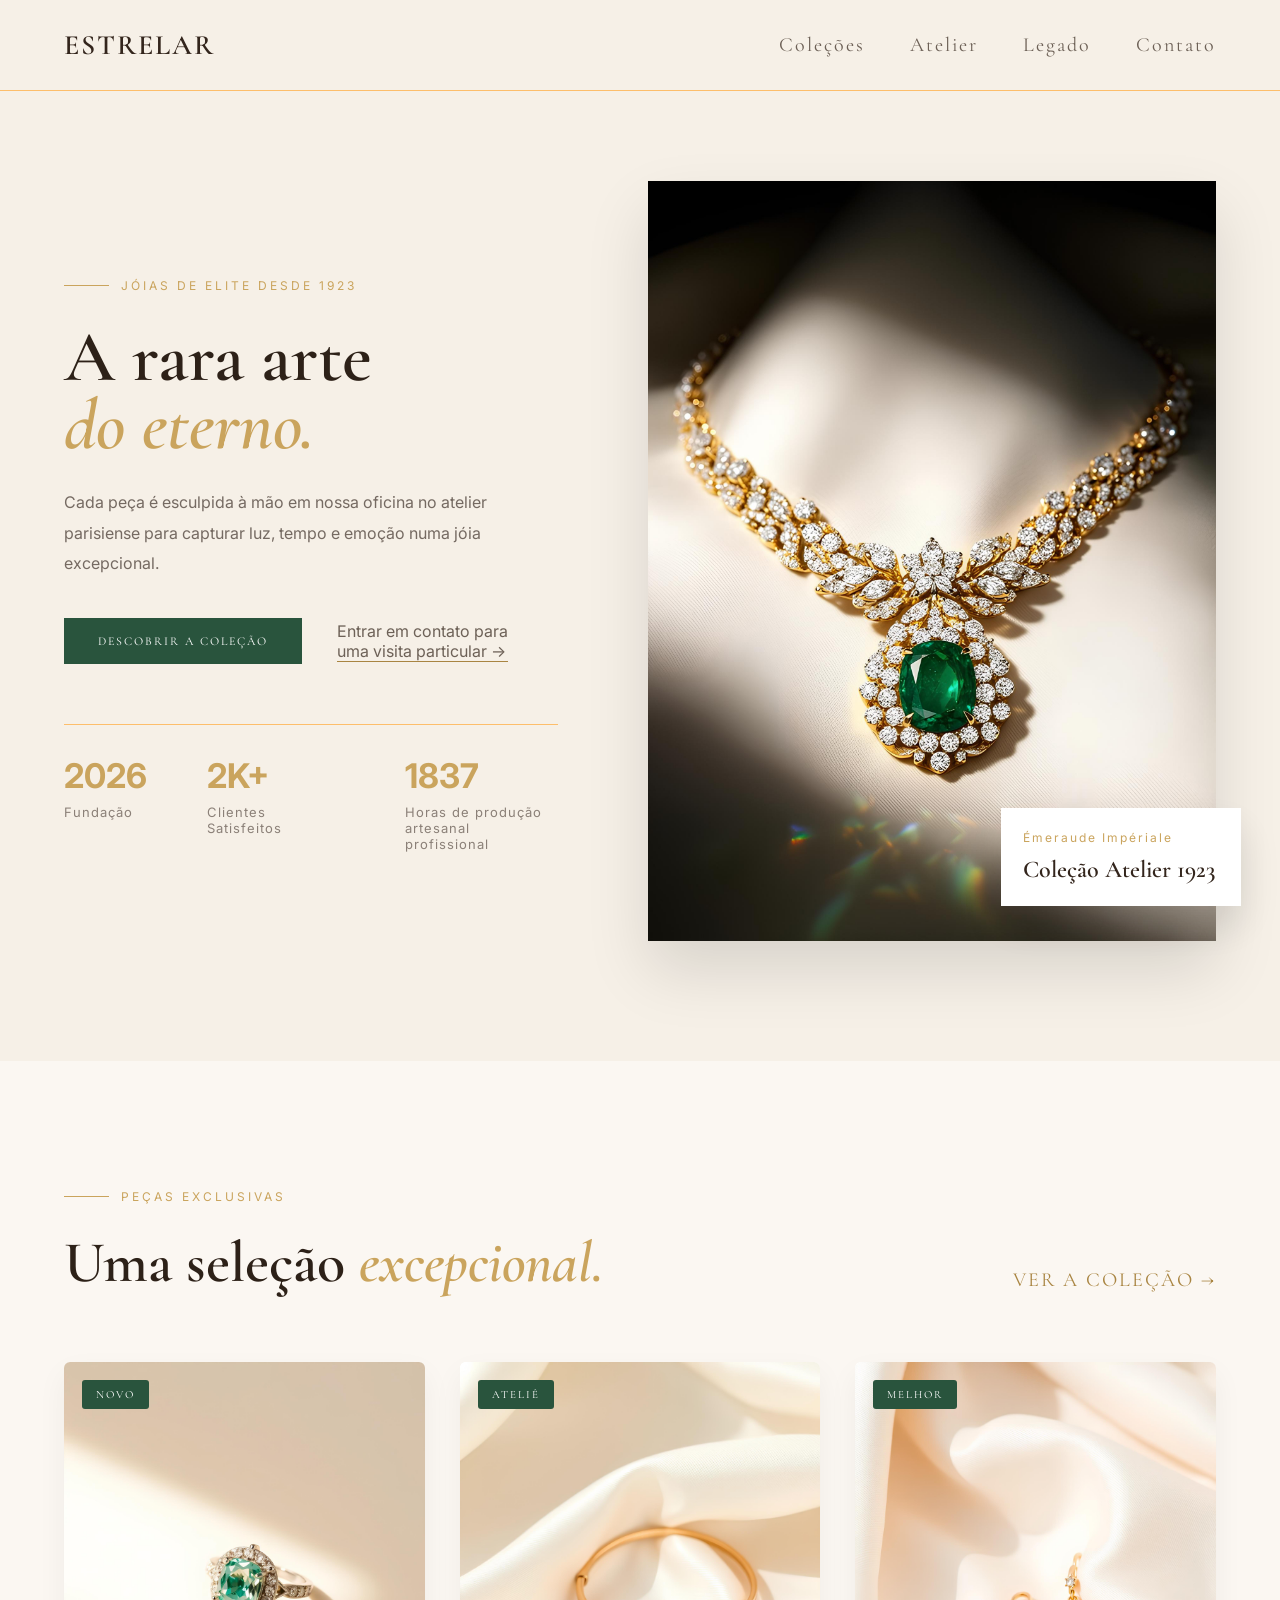
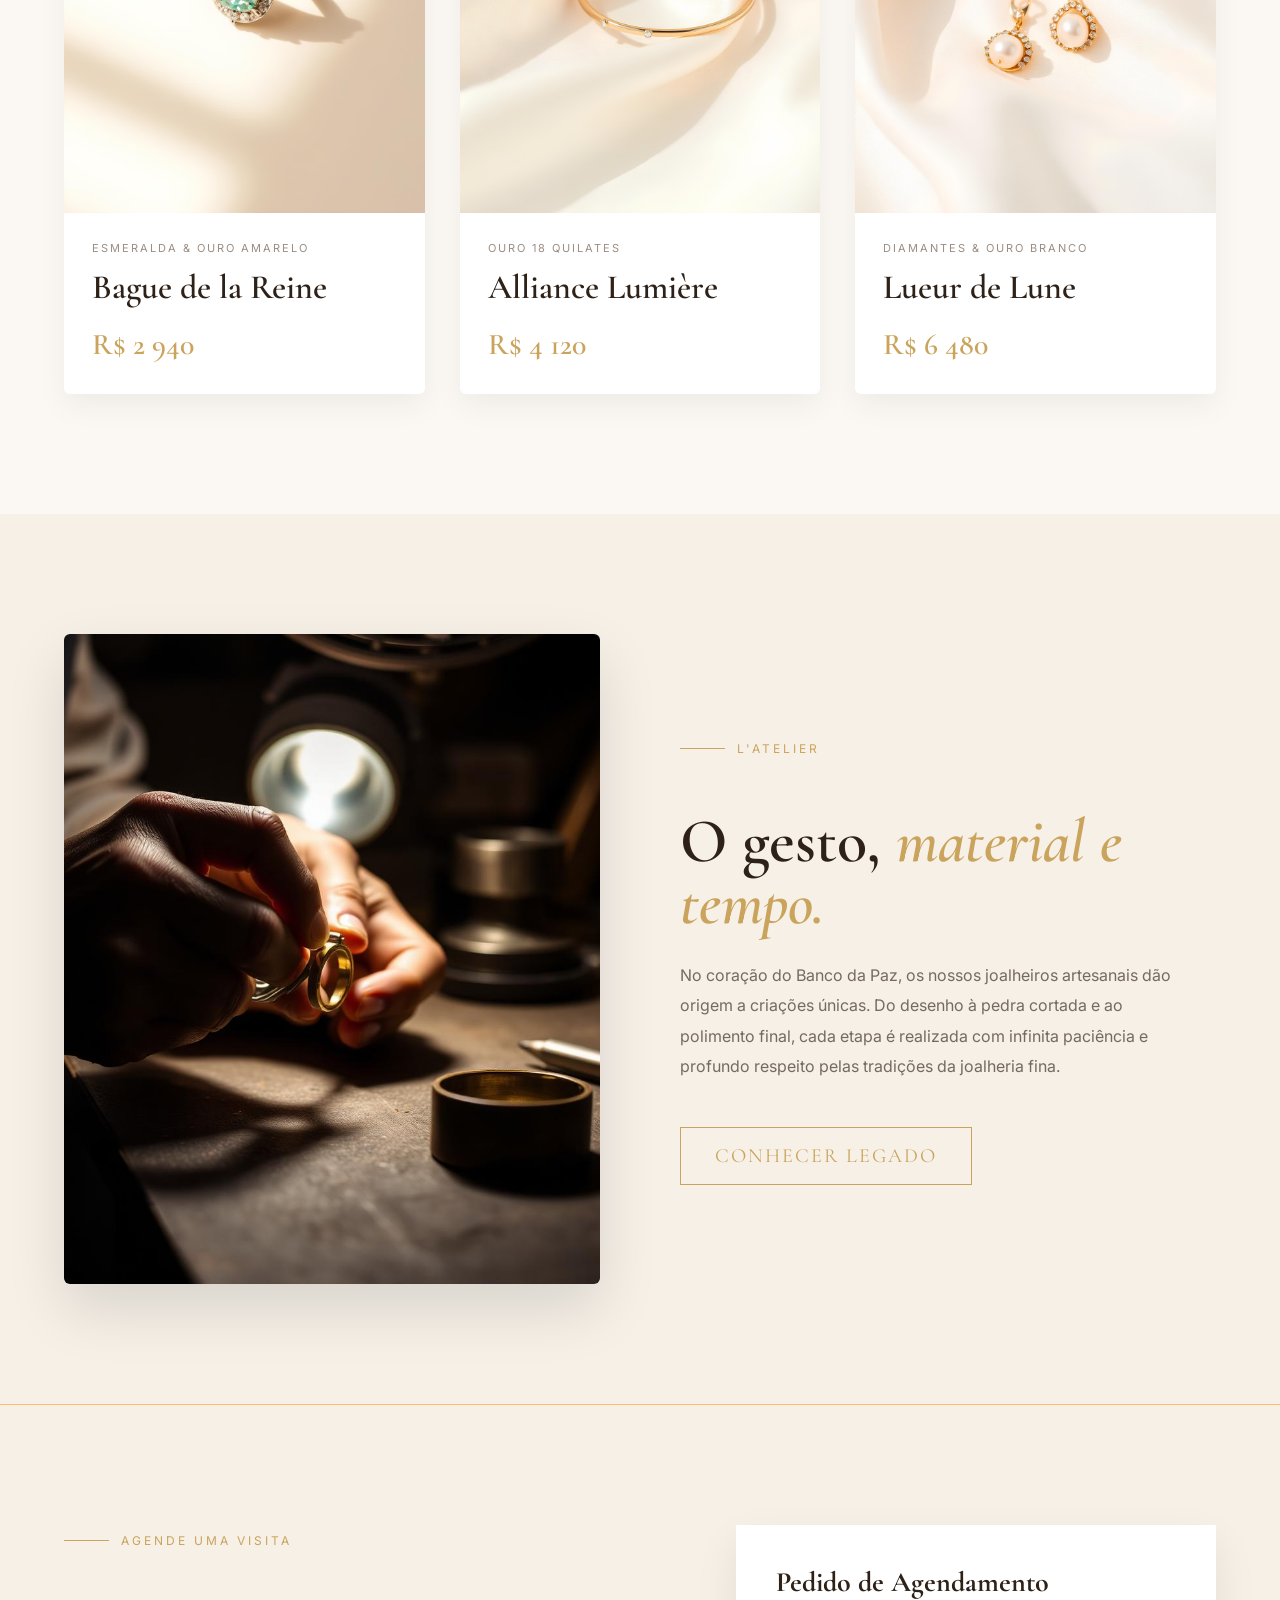
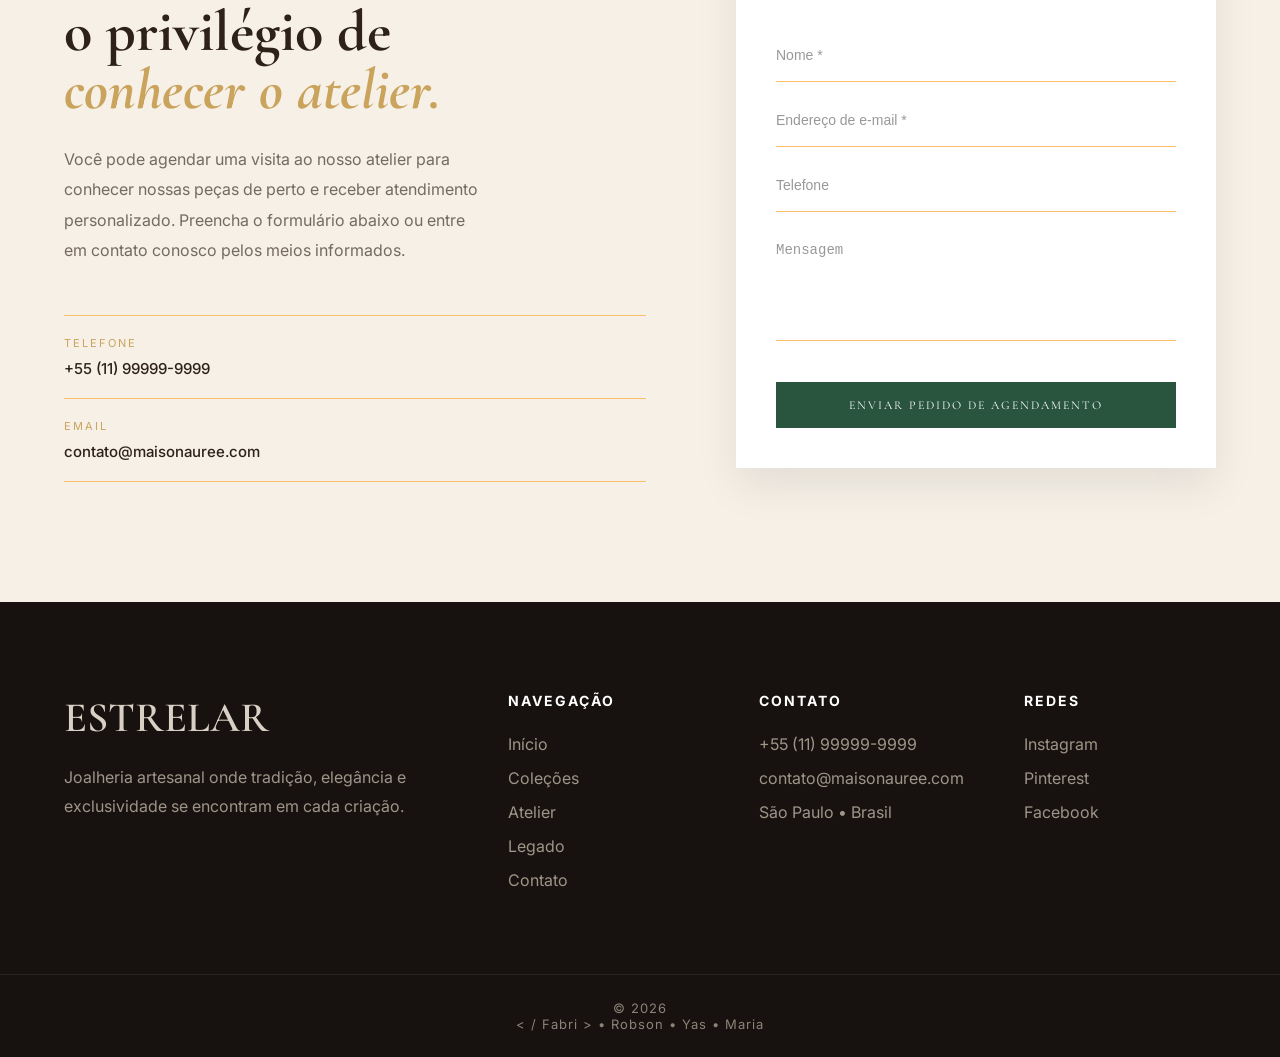
<file: index.html>
<!DOCTYPE html>
<html lang="pt-BR">

<head>
    <meta charset="UTF-8" />
    <meta name="viewport" content="width=device-width, initial-scale=1.0" />
    <title>ESTRELAR</title>

    <link rel="shortcut icon" href="img/favicon.png" type="image/x-icon">
    <link rel="preconnect" href="https://fonts.googleapis.com">
    <link rel="preconnect" href="https://fonts.gstatic.com" crossorigin>
    <link
        href="https://fonts.googleapis.com/css2?family=Cormorant+Garamond:wght@400;500;600;700&family=Inter:wght@300;400;500;600&display=swap"
        rel="stylesheet">

    <link rel="stylesheet" href="css/style.css" />
    <link rel="stylesheet" href="css/style2.css" />
    <link rel="stylesheet" href="css/style3.css" />
</head>

<body>

    <!-- HEADER -->
    <header class="header">
        <div class="container nav">
            <h1 class="logo">
                ESTRELAR</span>
            </h1>

            <nav class="menu font">
                <a href="#collection">Coleções</a>
                <a href="#atelier">Atelier</a>
                <a href="legado.html">Legado</a>
                <a href="#contact">Contato</a>
            </nav>

        </div>
    </header>


    <!-- HERO -->
    <section class="hero" id="hero">
        <div class="container hero-grid">

            <div class="hero-text">
                <span class="eyebrow">JÓIAS DE ELITE DESDE 1923</span>

                <h1>
                    A rara arte<br>
                    <span>do eterno.</span>
                </h1>

                <p>
                    Cada peça é esculpida à mão em nossa oficina no atelier
                    parisiense para capturar luz, tempo e emoção
                    numa jóia excepcional.
                </p>

                <div class="hero-actions">
                    <a href="#collection" class="btn-primary font">
                        DESCOBRIR A COLEÇÃO
                    </a>

                    <a href="#contact" class="link-secondary">
                        Entrar em contato para <br>uma visita particular →
                    </a>
                </div>

                <div class="stats">
                    <div class="stat">
                        <strong>2026</strong>
                        <span>Fundação</span>
                    </div>

                    <div class="stat">
                        <strong>2K+</strong>
                        <span>Clientes Satisfeitos</span>
                    </div>

                    <div class="stat">
                        <strong>1837</strong>
                        <span>Horas de produção<br> artesanal profissional</span>
                    </div>
                </div>
            </div>


            <div class="hero-image">
                <img src="img/colar.jpeg" alt="Collier émeraude et diamants">

                <div class="floating-card">
                    <span>Émeraude Impériale</span>
                    <strong>Coleção Atelier 1923</strong>
                </div>
            </div>

        </div>
    </section>


    <!-- COLLECTION -->
    <section class="collection" id="collection">
        <div class="container">

            <div class="section-head">
                <div>
                    <span class="eyebrow">PEÇAS EXCLUSIVAS</span>
                    <h2>Uma seleção<span> excepcional.</span></h2>
                </div>

                <a href="atelier.html" class="section-link font">VER A COLEÇÃO →</a>
            </div>


            <div class="products">

                <article class="product-card">
                    <div class="product-image">
                        <img src="img/anel2.jpeg" alt="Bague Royale">
                        <span class="badge font">NOVO</span>
                    </div>

                    <div class="product-info">
                        <small>ESMERALDA &amp; OURO AMARELO</small>
                        <h3>Bague de la Reine</h3>
                        <span class="price font">R$ 2 940</span>
                    </div>
                </article>


                <article class="product-card">
                    <div class="product-image">
                        <img src="img/bracelete2.jpeg" alt="Alliance d'Or">
                        <span class="badge font">ATELIÊ</span>
                    </div>

                    <div class="product-info">
                        <small>OURO 18 QUILATES</small>
                        <h3>Alliance Lumière</h3>
                        <span class="price font">R$ 4 120</span>
                    </div>
                </article>


                <article class="product-card">
                    <div class="product-image">
                        <img src="img/brinco2.jpeg" alt="Éclat de Lune">
                        <span class="badge font">MELHOR</span>
                    </div>

                    <div class="product-info">
                        <small>DIAMANTES &amp; OURO BRANCO</small>
                        <h3>Lueur de Lune</h3>
                        <span class="price font">R$ 6 480</span>
                    </div>
                </article>

            </div>
        </div>
    </section>


    <!-- ATELIER -->
    <section class="atelier" id="atelier">
        <div class="container atelier-grid">

            <div class="atelier-image">
                <img src="img/oscarala.jpeg" alt="Artisan joaillier travaillant une bague">
            </div>

            <div class="atelier-text">
                <span class="eyebrow">L'ATELIER</span>

                <h2>
                    O gesto,
                    <span> material e tempo.</span>
                </h2>

                <p>
                    No coração do Banco da Paz, os nossos joalheiros artesanais dão origem a criações únicas. Do desenho à pedra cortada e ao polimento final, cada etapa é realizada com infinita paciência e profundo respeito pelas tradições da joalheria fina.
                </p>

                <a href="legado.html" class="btn-outline font">CONHECER LEGADO</a>
            </div>

        </div>
    </section>

    <!-- CONTACT -->
    <section class="contact" id="contact">
        <div class="container contact-grid">

            <div class="contact-info">

                <span class="eyebrow">AGENDE UMA VISITA</span>

                <h2>
                    o privilégio de <br>
                    <span>conhecer o atelier.</span>
                </h2>

                <p>
                    Você pode agendar uma visita ao nosso atelier para conhecer nossas peças de perto e receber atendimento personalizado. Preencha o formulário abaixo ou entre em contato conosco pelos meios informados.
                </p>

                <div class="contact-item">
                    <small>TELEFONE</small>
                    <strong>+55 (11) 99999-9999</strong>
                </div>

                <div class="contact-item">
                    <small>EMAIL</small>
                    <strong>contato@maisonauree.com</strong>
                </div>

            </div>

            <div class="contact-form">

                <form>

                    <h3>Pedido de Agendamento</h3>

                    <input type="text" placeholder="Nome *">

                    <input type="email" placeholder="Endereço de e-mail *">

                    <input type="text" placeholder="Telefone">

                    <textarea rows="5" placeholder="Mensagem"></textarea>

                    <button type="submit" class="font">
                        ENVIAR PEDIDO DE AGENDAMENTO
                    </button>

                </form>

            </div>

        </div>
    </section>

    <!-- FOOTER -->
    <footer class="footer">

        <div class="container footer-grid">

            <div class="footer-brand">

                <h2>ESTRELAR</h2>

                <p>
                    Joalheria artesanal onde tradição, elegância e
                    exclusividade se encontram em cada criação.
                </p>

            </div>

            <div class="footer-column">

                <h3>Navegação</h3>

                <a href="index.html#hero">Início</a>
                <a href="atelier.html">Coleções</a>
                <a href="index.html#atelier">Atelier</a>
                <a href="legado.html">Legado</a>
                <a href="index.html#contact">Contato</a>

            </div>

            <div class="footer-column">

                <h3>Contato</h3>

                <p>+55 (11) 99999-9999</p>
                <p>contato@maisonauree.com</p>
                <p>São Paulo • Brasil</p>

            </div>

            <div class="footer-column">

                <h3>Redes</h3>

                <a href="https://www.instagram.com" target="_blank">Instagram</a>
                <a href="https://www.pinterest.com" target="_blank">Pinterest</a>
                <a href="https://www.facebook.com" target="_blank">Facebook</a>

            </div>

        </div>

        <div class="footer-bottom">

            <div class="container">

                <p>
                    © 2026 <br> < / Fabri > • Robson • Yas • Maria
                </p>

            </div>

        </div>

    </footer>

    

</body>

</html>
</file>
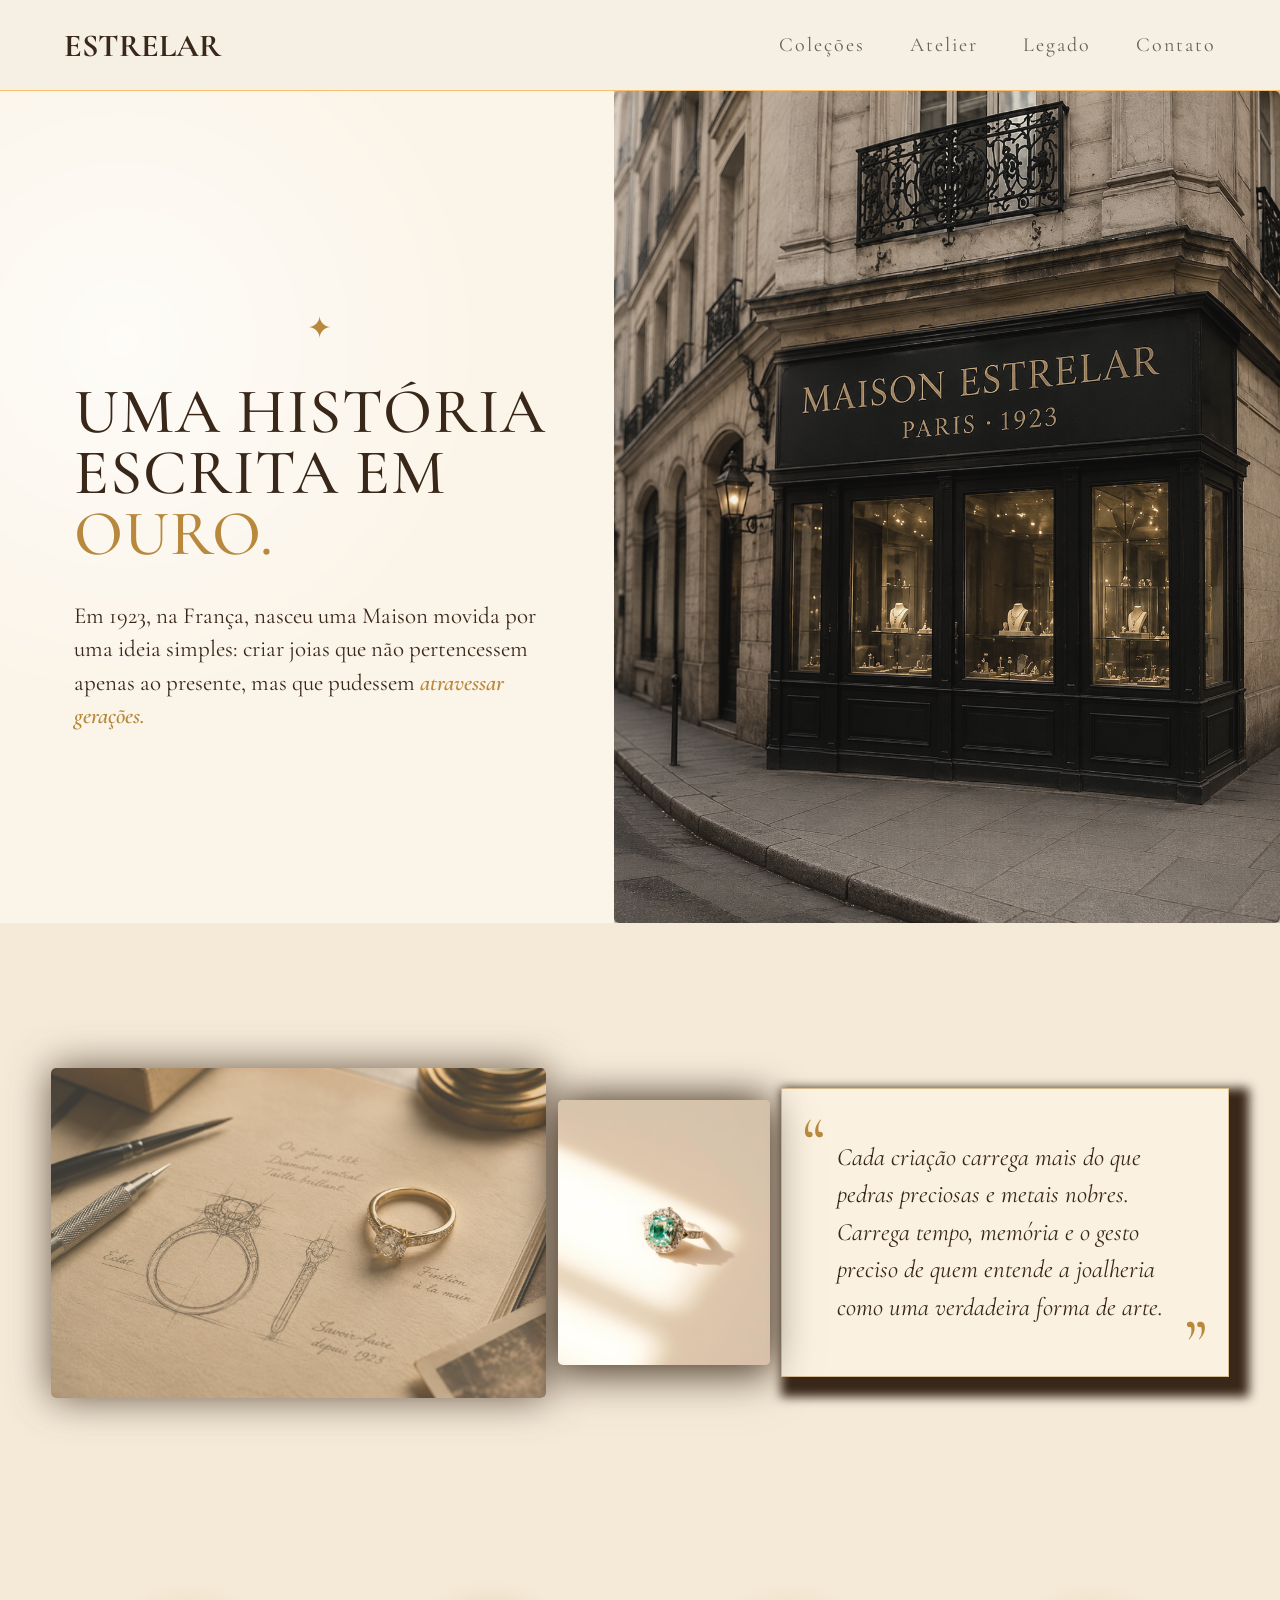
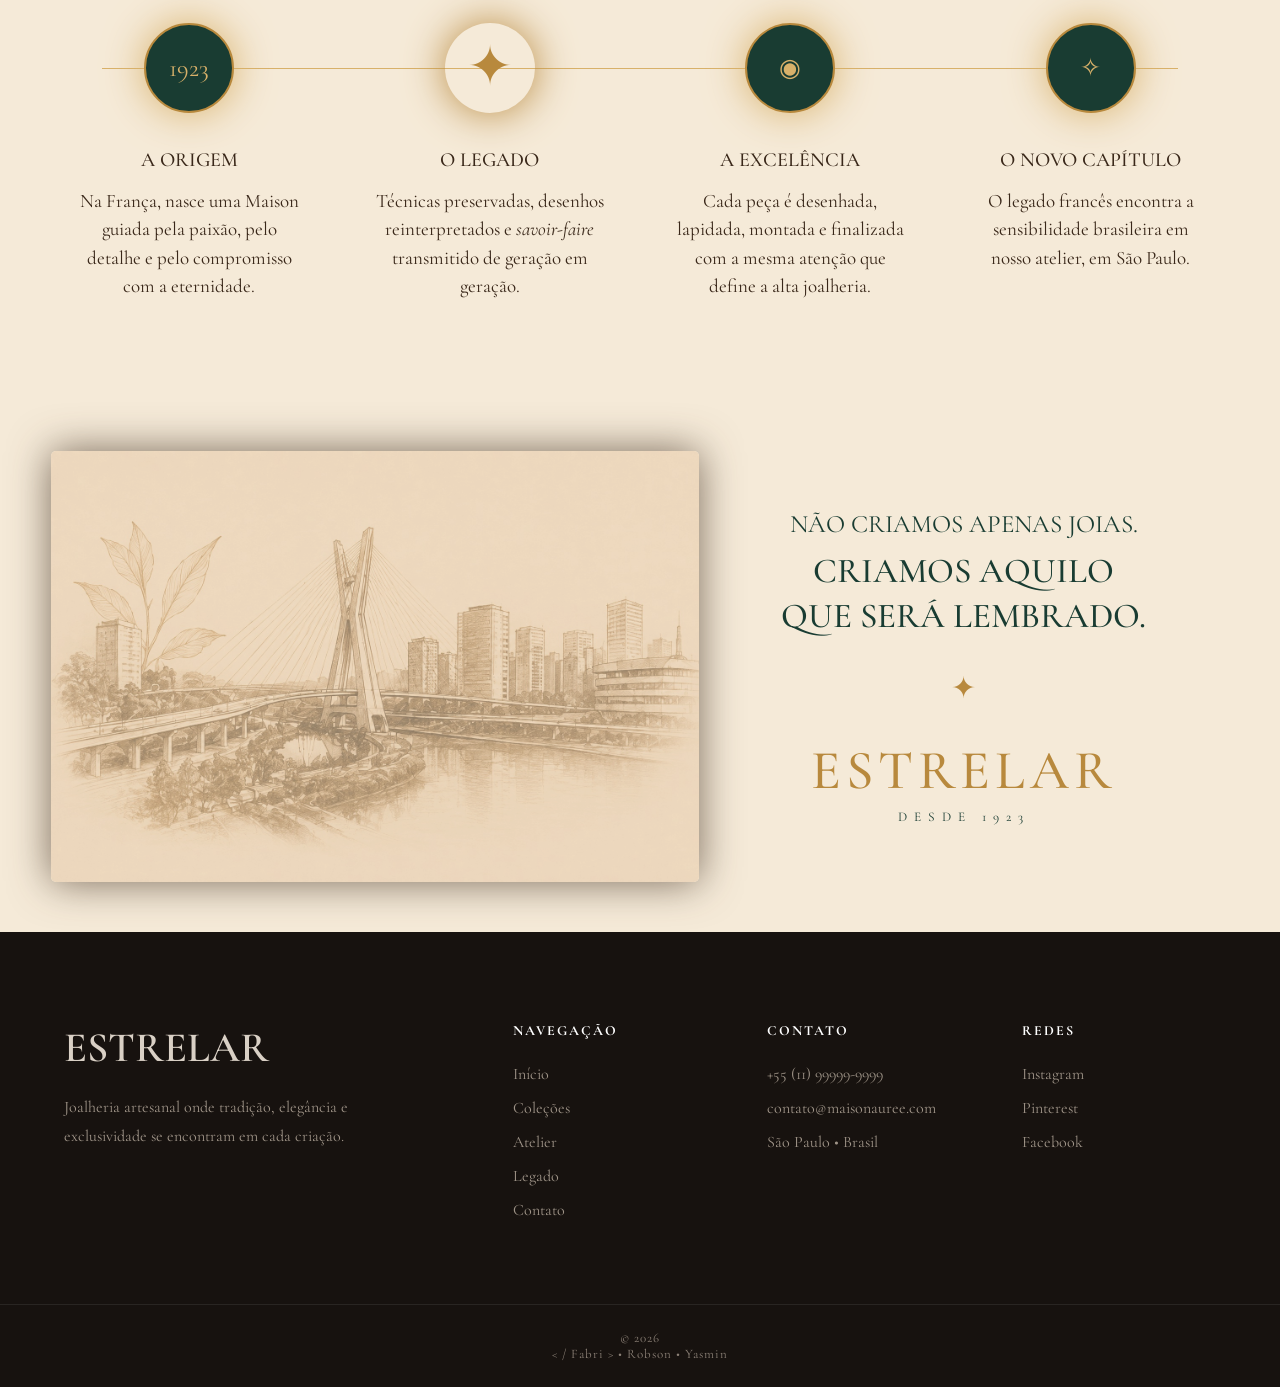
<file: legado.html>
<!DOCTYPE html>
<html lang="pt-BR">

<head>
    <meta charset="UTF-8">
    <meta name="viewport" content="width=device-width, initial-scale=1.0">

    <title>Estrelar — Uma História Escrita em Ouro</title>

    <link rel="shortcut icon" href="img/favicon.png" type="image/x-icon">


    <link rel="stylesheet" href="css/style.css">
    <link rel="stylesheet" href="css/style2.css">
    <link rel="stylesheet" href="css/style3.css">

    <link rel="stylesheet" href="css/legado.css">

    <link rel="preconnect" href="https://fonts.googleapis.com">
    <link rel="preconnect" href="https://fonts.gstatic.com" crossorigin>

    <link href="https://fonts.googleapis.com/css2?family=Cormorant+Garamond:wght@400;500;600;700&family=Montserrat:wght@300;400;500&display=swap" rel="stylesheet">
</head>

<body>

    <!-- HEADER -->
    <header class="header">
        <div class="container nav">
            <h1>
                ESTRELAR
            </h1>

            <nav class="menu font">
                <a href="index.html#collection">Coleções</a>
                <a href="index.html#atelier">Atelier</a>
                <a href="#hero-legado">Legado</a>
                <a href="index.html#contact">Contato</a>
            </nav>

        </div>
    </header>

    <!-- HERO -->
    <div class="hero-legado" id="hero-legado">

        <div class="hero-text-legado">

            <div class="ornamento">
                ✦
            </div>

            <h1>
                UMA HISTÓRIA<br>
                ESCRITA EM <span>OURO.</span>
            </h1>

            <p>
                Em 1923, na França, nasceu uma Maison movida
                por uma ideia simples: criar joias que não
                pertencessem apenas ao presente, mas que
                pudessem <em>atravessar gerações.</em>
            </p>

        </div>

        <div class="hero-image-legado">
            <img class="imglegado" src="img/maison.png" alt="Maison Estrelar em Paris">
        </div>

    </div>


    <!-- HISTÓRIA -->
    <section class="historia">

        <div class="desenho">
            <img class="imglegado" src="img/foto-joia.png" alt="Desenho de uma joia">
        </div>

        <div class="anel">
            <img class="imglegado" src="img/anel2.jpeg" alt="Anel Estrelar">
        </div>

        <div class="citacao">

            <span class="aspas">“</span>

            <p>
                Cada criação carrega mais do que pedras preciosas
                e metais nobres. Carrega tempo, memória e o gesto
                preciso de quem entende a joalheria como uma
                verdadeira forma de arte.
            </p>

            <span class="aspas final">”</span>

        </div>

    </section>


    <!-- LINHA DO TEMPO -->
    <section class="legado">

        <div class="linha"></div>

        <div class="timeline">

            <article class="timeline-item">

                <div class="icone">
                    1923
                </div>

                <h2>A ORIGEM</h2>

                <p>
                    Na França, nasce uma Maison guiada
                    pela paixão, pelo detalhe e pelo
                    compromisso com a eternidade.
                </p>

            </article>


            <article class="timeline-item">

                <div class="icone simbolo">
                    ✦
                </div>

                <h2>O LEGADO</h2>

                <p>
                    Técnicas preservadas, desenhos
                    reinterpretados e <em>savoir-faire</em>
                    transmitido de geração em geração.
                </p>

            </article>


            <article class="timeline-item">

                <div class="icone">
                    ◉
                </div>

                <h2>A EXCELÊNCIA</h2>

                <p>
                    Cada peça é desenhada, lapidada,
                    montada e finalizada com a mesma
                    atenção que define a alta joalheria.
                </p>

            </article>


            <article class="timeline-item">

                <div class="icone">
                    ✧
                </div>

                <h2>O NOVO CAPÍTULO</h2>

                <p>
                    O legado francês encontra a
                    sensibilidade brasileira em nosso
                    atelier, em São Paulo.
                </p>

            </article>

        </div>

    </section>


    <!-- ENCERRAMENTO -->
    <section class="encerramento">

        <div class="cidade">
            <img class="imglegado" src="img/saopaulo.png" alt="Ilustração de São Paulo">
        </div>

        <div class="manifesto">

            <p>
                NÃO CRIAMOS APENAS JOIAS.
            </p>

            <strong>
                CRIAMOS AQUILO<br>
                QUE SERÁ LEMBRADO.
            </strong>

            <div class="ornamento">
                ✦
            </div>

            <div class="logo">
                ESTRELAR
            </div>

            <small>
                DESDE 1923
            </small>

        </div>

    </section>

    <!-- FOOTER -->
    <footer class="footer">

        <div class="container footer-grid">

            <div class="footer-brand">

                <h2>ESTRELAR</h2>

                <p>
                    Joalheria artesanal onde tradição, elegância e
                    exclusividade se encontram em cada criação.
                </p>

            </div>

            <div class="footer-column">

                <h3>Navegação</h3>

                <a href="index.html#hero">Início</a>
                <a href="atelier.html">Coleções</a>
                <a href="index.html#atelier">Atelier</a>
                <a href="legado.html">Legado</a>
                <a href="index.html#contact">Contato</a>

            </div>

            <div class="footer-column">

                <h3>Contato</h3>

                <p>+55 (11) 99999-9999</p>
                <p>contato@maisonauree.com</p>
                <p>São Paulo • Brasil</p>

            </div>

            <div class="footer-column">

                <h3>Redes</h3>

                <a href="https://www.instagram.com" target="_blank">Instagram</a>
                <a href="https://www.pinterest.com" target="_blank">Pinterest</a>
                <a href="https://www.facebook.com" target="_blank">Facebook</a>

            </div>

        </div>

        <div class="footer-bottom">

            <div class="container">

                <p>
                    © 2026 <br> < / Fabri > • Robson • Yasmin 
                </p>

            </div>

        </div>

    </footer>

</body>
</html>
</file>
<file: css/style.css>
@import url('https://fonts.googleapis.com/css2?family=Cormorant+Garamond:wght@400;500;600;700&family=Inter:wght@300;400;500;600&display=swap');

*{
    margin:0;
    padding:0;
    box-sizing:border-box;

}

html{
    scroll-behavior:smooth;
}

body{
    background:#f6f0e7;
    color:#33251c;
    font-family:'Inter',sans-serif;
    overflow-x:hidden;
}

img{
    width:100%;
    display:block;
}

a{
    text-decoration:none;
    color:inherit;
}

ul{
    list-style:none;
}

/*VARIÁVEIS*/

:root{
    --bgnav:rgba(246, 240, 231, 0.85);
    --bg:#f6f0e7;
    --white:#ffffff;
    --gold:#caa45d;
    --gold-dark:#a98542;
    --text:#2d2118;
    --text-light:#756a62;
    --green:#29543d;
    --border:#fdbe6b;
    --font: "Cormorant Garamond",serif;
}

.font{
    font-family:var(--font);
}

/*CONTAINER*/

.container{
    width:1200px;
    max-width:90%;
    margin:auto;
}

/*HEADER*/

.header{

    width:100%;
    background:var(--bgnav);
    border-bottom:1px solid var(--border);
    
    position:sticky;
    top:0;
    z-index:999;

}

.nav{

    height:90px;

    display:flex;
    align-items:center;
    justify-content:space-between;

}

.logo{

    font-family:"Cormorant Garamond",serif;
    font-size:28px;
    letter-spacing:2px;
    font-weight:600;

}

.logo span{

    color:var(--gold);

}

.menu{

    display:flex;
    gap:45px;

}

.menu a{

    font-size:20px;
    letter-spacing:2px;
    color:#6d6157;
    transition:.35s;

}

.menu a:hover{

    color:var(--gold);

}

.btn-nav{

    background:var(--green);
    color:#fff;

    padding:13px 22px;

    border-radius:2px;

    font-size:12px;

    letter-spacing:2px;

    transition:.35s;

}

.btn-nav:hover{

    background:#1d3f2d;

    transform:translateY(-2px);

}

/*HERO*/

.hero{

    padding:90px 0 120px;

}

.hero-grid{

    display:grid;

    grid-template-columns:1fr 1.15fr;

    gap:90px;

    align-items:center;

}

/*TEXTO*/

.eyebrow{

    display:inline-flex;

    align-items:center;

    gap:12px;

    font-size:12px;

    color:var(--gold);

    letter-spacing:3px;

    text-transform:uppercase;

    margin-bottom:30px;

}

.eyebrow::before{

    content:"";

    width:45px;

    height:1px;

    background:var(--gold);

}

.hero h1{

    font-family:"Cormorant Garamond",serif;

    font-size:72px;

    line-height:0.95;

    font-weight:600;

    margin-bottom:28px;

    color:var(--text);

}

.hero h1 span{

    color:var(--gold);

    font-style:italic;

}

.hero p{

    max-width:480px;

    line-height:1.9;

    color:var(--text-light);

    font-size:16px;

    margin-bottom:40px;

}

/*BOTÕES*/

.hero-actions{

    display:flex;

    align-items:center;

    gap:35px;

    margin-bottom:60px;

}

.btn-primary{

    background:var(--green);

    color:#fff;

    padding:16px 34px;

    letter-spacing:2px;

    font-size:12px;

    transition:.35s;

}

.btn-primary:hover{

    background:#1f4130;

    transform:translateY(-3px);

}

.link-secondary{

    color:#6d6157;
    transition:.3s;
    border-bottom:1px solid var(--gold-dark);
}

.link-secondary:hover{

    color:var(--gold);
    transform:translateY(-3px);
}

/*ESTATÍSTICAS*/

.stats{

    display:flex;

    gap:60px;

    padding-top:30px;

    border-top:1px solid var(--border);

}

.stat{

    display:flex;

    flex-direction:column;

    gap:8px;

}

.stat strong{

    /* font-family:"Cormorant Garamond",serif; */

    font-size:34px;

    color:var(--gold);

}

.stat span{

    color:#8b8078;

    font-size:13px;

    letter-spacing:1px;

}

/*FOTO HERO*/

.hero-image{

    position:relative;

}

.hero-image img{

    height:760px;

    object-fit:cover;

    box-shadow:0 30px 60px rgba(0,0,0,.12);

}

/*CARD FLUTUANTE*/

.floating-card{

    position:absolute;

    right:-25px;

    bottom:35px;

    background:#fff;

    padding:22px;

    width:240px;

    box-shadow:0 20px 40px rgba(0,0,0,.12);

}

.floating-card span{

    display:block;

    color:var(--gold);

    font-size:12px;

    letter-spacing:2px;

    margin-bottom:10px;

}

.floating-card strong{

    font-family:"Cormorant Garamond",serif;

    font-size:24px;

    font-weight:600;

}

@media (max-width: 768px){

    .nav{
        height:auto;
        flex-direction:column;
        justify-content:center;
        padding:20px 0;
        gap:18px;
    }

    .menu{
        gap:14px 20px;
        flex-wrap:wrap;
        justify-content:center;
    }

    .menu a{
        font-size:16px;
        letter-spacing:1px;
    }

    .hero{
        padding:60px 0 80px;
    }

    .hero-grid{
        grid-template-columns:1fr;
        gap:40px;
    }

    .hero-text{
        text-align:left;
    }

    .hero h1{
        font-size:48px;
    }

    .hero p{
        max-width:none;
    }

    .hero-actions{
        flex-direction:column;
        align-items:flex-start;
        gap:18px;
        margin-bottom:40px;
    }

    .stats{
        flex-wrap:wrap;
        gap:24px 30px;
    }

    .stat strong{
        font-size:28px;
    }

    .hero-image img{
        height:440px;
    }

    .floating-card{
        position:static;
        width:100%;
        margin-top:18px;
    }

}
</file>
<file: css/style2.css>
/*COLLECTION*/

.collection{
    padding:120px 0;
    background:#fbf7f2;
}

/* Cabeçalho da seção */

.section-head{
    display:flex;
    justify-content:space-between;
    align-items:flex-end;
    gap:40px;
    margin-bottom:70px;
}

.section-head h2{
    font-family:"Cormorant Garamond",serif;
    font-size:58px;
    font-weight:600;
    line-height:1;
    color:var(--text);
}

.section-head h2 span{
    color:var(--gold);
    font-style:italic;
}

.section-link{
    font-size:20px;
    letter-spacing:2px;
    color:var(--gold-dark);
    transition:.3s;
}

.section-link:hover{
    color:var(--green);
}

/*GRID PRODUTOS*/

.products{
    display:grid;
    grid-template-columns:repeat(3,1fr);
    gap:35px;
}

/*CARD*/

.product-card{

    background:#fff;

    border-radius:6px;

    overflow:hidden;

    transition:.35s;

    box-shadow:0 12px 30px rgba(0,0,0,.05);

}

.product-card:hover{

    transform:translateY(-10px);

    box-shadow:0 25px 60px rgba(0,0,0,.12);

}

/*IMAGEM DO CARD*/

.product-image{

    position:relative;

    overflow:hidden;

    background:#efe5d6;

}

.product-image img{

    width:100%;
    

    object-fit:cover;

    transition:.6s;

}

.product-card:hover img{

    transform:scale(1.08);

}

/*BADGE*/

.badge{

    position:absolute;

    top:18px;
    left:18px;

    background:var(--green);

    color:#fff;

    padding:8px 14px;

    font-size:11px;

    letter-spacing:2px;

    border-radius:3px;

}

/*INFORMAÇÕES*/

.product-info{

    padding:28px;

}

.product-info small{

    display:block;

    color:#9b8d83;

    letter-spacing:2px;

    font-size:11px;

    margin-bottom:12px;

}

.product-info h3{

    font-family:"Cormorant Garamond",serif;

    font-size:34px;

    font-weight:600;

    color:var(--text);

    margin-bottom:18px;

}

.price{

    display:inline-block;

    font-size:30px;

    color:var(--gold);

    font-weight:600;

}

/*HOVER DETALHE*/

.product-card::after{

    content:"";

    display:block;

    width:0;

    height:3px;

    background:var(--gold);

    transition:.4s;

}

.product-card:hover::after{

    width:100%;

}


.legado-p{
    font-family: var(--font);
    text-decoration: bold;
    font-size: 1.8rem;
    
}

.legad{
    padding: 0;
}



/*RESPONSIVO DA SEÇÃO*/

@media (max-width:1100px){

    .products{

        grid-template-columns:repeat(2,1fr);

    }

}

@media (max-width:700px){

    .section-head{

        flex-direction:column;
        align-items:flex-start;

    }

    .section-head h2{

        font-size:42px;

    }

    .products{

        grid-template-columns:1fr;

    }

    .product-image img{

        height:360px;

    }

}

@media (max-width: 768px){

    .collection{
        padding:90px 0;
    }

    .section-head{
        flex-direction:column;
        align-items:flex-start;
        margin-bottom:40px;
    }

    .section-head h2{
        font-size:42px;
    }

    .products{
        grid-template-columns:1fr;
        gap:24px;
    }

    .product-info{
        padding:22px;
    }

    .product-info h3{
        font-size:28px;
    }

    .price{
        font-size:24px;
    }

    .product-image img{
        height:320px;
    }

}
</file>
<file: css/style3.css>
/*ATELIER*/

.atelier{
    padding:120px 0;
    background:var(--bg);
}

.atelier-grid{
    display:grid;
    grid-template-columns:1fr 1fr;
    gap:80px;
    align-items:center;
}

/*IMAGEM*/

.atelier-image{
    position:relative;
}

.atelier-image img{
    width:100%;
    height:650px;
    object-fit:cover;
    border-radius:6px;
    box-shadow:0 25px 60px rgba(0,0,0,.12);
}

/*TEXTO*/

.atelier-text h2{
    font-family:"Cormorant Garamond",serif;
    font-size:62px;
    line-height:1;
    font-weight:600;
    margin:25px 0;
    color:var(--text);
}

.atelier-text h2 span{
    color:var(--gold);
    font-style:italic;
}

.atelier-text p{
    color:var(--text-light);
    line-height:1.9;
    font-size:16px;
    margin-bottom:45px;
    max-width:520px;
}

.btn-outline{

    display:inline-block;

    border:1px solid var(--gold);

    color:var(--gold);

    padding:16px 34px;

    letter-spacing:2px;

    font-size:20px;

    transition:.35s;

}

.btn-outline:hover{

    background:var(--gold);

    color:#fff;

}

/*FOOTER*/

/*==========================
        FOOTER
==========================*/

.footer{

    background:#17120f;

    color:#d9d0c5;

    padding-top:90px;

}

.footer-grid{

    display:grid;

    grid-template-columns:2fr 1fr 1fr 1fr;

    gap:60px;

    padding-bottom:70px;

}

.footer-brand h2{

    font-family:"Cormorant Garamond",serif;

    font-size:42px;

    font-weight:600;

    margin-bottom:20px;

}

.footer-brand span{

    color:var(--gold);

}

.footer-brand p{

    max-width:360px;

    color:#9f9488;

    line-height:1.8;

}

.footer-column h3{

    color:#fff;

    font-size:14px;

    letter-spacing:2px;

    margin-bottom:25px;

    text-transform:uppercase;

}

.footer-column a,
.footer-column p{

    display:block;

    margin-bottom:14px;

    color:#9f9488;

    transition:.3s;

}

.footer-column a:hover{

    color:var(--gold);

    padding-left:6px;

}

.footer-bottom{

    border-top:1px solid rgba(255,255,255,.08);

    padding:25px 0;

    text-align:center;

}

.footer-bottom p{

    color:#8d8278;

    font-size:13px;

    letter-spacing:1px;

}



/*SCROLLBAR*/

::-webkit-scrollbar{
    width:10px;
}

::-webkit-scrollbar-track{
    background:#efe5d6;
}

::-webkit-scrollbar-thumb{
    background:var(--gold);
    border-radius:20px;
}

::-webkit-scrollbar-thumb:hover{
    background:var(--gold-dark);
}

/*ANIMAÇÕES*/

.hero-text,
.hero-image,
.product-card,
.atelier-image,
.atelier-text{

    animation:fadeUp .9s ease both;

}

.product-card:nth-child(2){
    animation-delay:.15s;
}

.product-card:nth-child(3){
    animation-delay:.3s;
}

@keyframes fadeUp{

    from{
        opacity:0;
        transform:translateY(40px);
    }

    to{
        opacity:1;
        transform:translateY(0);
    }

}


/*======================================
=            CONTACT                  =
======================================*/

.contact{

    padding:120px 0;

    background:#f6f0e7;

    border-top:1px solid var(--border);

}

.contact-grid{

    display:grid;

    grid-template-columns:1fr 480px;

    gap:90px;

    align-items:start;

}

.contact-info h2{

    font-family:"Cormorant Garamond",serif;

    font-size:58px;

    line-height:1;

    margin:25px 0;

    color:var(--text);

}

.contact-info h2 span{

    color:var(--gold);

    font-style:italic;

}

.contact-info p{

    color:var(--text-light);

    line-height:1.9;

    max-width:420px;

    margin-bottom:50px;

}

.contact-item{

    padding:20px 0;

    border-top:1px solid var(--border);

}

.contact-item:last-child{

    border-bottom:1px solid var(--border);

}

.contact-item small{

    display:block;

    color:var(--gold);

    letter-spacing:2px;

    font-size:11px;

    margin-bottom:8px;

}

.contact-item strong{

    font-size:15px;

    color:var(--text);

    font-weight:500;

}

/*========================*/

.contact-form{

    background:#fff;

    padding:40px;

    box-shadow:0 18px 40px rgba(0,0,0,.08);

}

.contact-form h3{

    font-family:"Cormorant Garamond",serif;

    font-size:28px;

    margin-bottom:30px;

    color:var(--text);

}

.contact-form input,
.contact-form textarea{

    width:100%;

    border:none;

    border-bottom:1px solid var(--border);

    background:transparent;

    padding:18px 0;

    margin-bottom:12px;

    font-size:14px;

    outline:none;

    color:var(--text);

}

.contact-form input::placeholder,
.contact-form textarea::placeholder{

    color:#999;

}

.contact-form textarea{

    resize:none;

}

.contact-form button{

    width:100%;

    margin-top:25px;

    background:var(--green);

    color:#fff;

    border:none;

    padding:16px;

    cursor:pointer;

    letter-spacing:2px;

    font-size:12px;

    transition:.3s;

}

.contact-form button:hover{

    background:#1d3f2d;

}




/*RESPONSIVIDADE*/

@media (max-width:1100px){

    .hero-grid,
    .atelier-grid{

        grid-template-columns:1fr;
        gap:60px;

    }

    .hero-image{
        order:-1;
    }

    .hero-image img{
        height:600px;
    }

    .atelier-image img{
        height:520px;
    }

}

@media (max-width:900px){

    .nav{

        flex-direction:column;
        height:auto;
        padding:25px 0;
        gap:20px;

    }

    .menu{

        gap:20px;
        flex-wrap:wrap;
        justify-content:center;

    }

    .hero{

        padding:70px 0;

    }

    .hero h1{

        font-size:56px;

    }

    .stats{

        flex-wrap:wrap;
        gap:30px;

    }

    .section-head h2{

        font-size:48px;

    }

    .atelier-text h2{

        font-size:50px;

    }

}

@media (max-width:600px){

    .hero h1{

        font-size:42px;

    }

    .hero-actions{

        flex-direction:column;
        align-items:flex-start;
        gap:20px;

    }

    .hero-image img{

        height:420px;

    }

    .floating-card{

        position:static;
        width:100%;
        margin-top:20px;

    }

    .atelier-image img{

        height:400px;

    }

    .atelier-text h2{

        font-size:40px;

    }

    .footer-content{

        flex-direction:column;
        text-align:center;

    }

    .footer-links{

        justify-content:center;
        flex-wrap:wrap;

    }

}

@media(max-width:900px){

    .contact-grid{

        grid-template-columns:1fr;

    }

    .contact-info h2{

        font-size:46px;

    }

}

@media(max-width:900px){

    .footer-grid{

        grid-template-columns:1fr;
        gap:40px;

    }

}

@media (max-width: 768px){

    .nav{
        flex-direction:column;
        height:auto;
        padding:24px 0;
        gap:18px;
    }

    .menu{
        gap:10px 16px;
        justify-content:center;
        flex-wrap:wrap;
    }

    .menu a{
        font-size:16px;
        letter-spacing:1px;
    }

    .hero h1{
        font-size:40px;
    }

    .hero-actions{
        flex-direction:column;
        align-items:flex-start;
        gap:18px;
    }

    .stats{
        display:grid;
        grid-template-columns:1fr;
        gap:18px;
    }

    .atelier-grid,
    .contact-grid{
        grid-template-columns:1fr;
        gap:40px;
    }

    .atelier-image img,
    .hero-image img{
        height:360px;
    }

    .atelier-text h2,
    .contact-info h2{
        font-size:40px;
    }

    .contact-form{
        padding:24px 20px;
    }

    .footer-grid{
        grid-template-columns:1fr;
        gap:28px;
    }

}
</file>
<file: css/legado.css>
:root {
    --bege: #f5ead8;
    --bege-claro: #fbf4e8;
    --marrom: #392719;
    --marrom-claro: #6d5135;
    --dourado: #b8893d;
    --dourado-claro: #d8b16a;
    --verde: #193c32;
}



* {
    margin: 0;
    padding: 0;
    box-sizing: border-box;
}

:root {
    --bege: #f5ead8;
    --bege-claro: #fbf4e8;
    --marrom: #392719;
    --marrom-claro: #6d5135;
    --dourado: #b8893d;
    --dourado-claro: #d8b16a;
    --verde: #193c32;
}

body {
    background: var(--bege);
    color: var(--marrom);
    font-family: "Cormorant Garamond", serif;
}


/* =========================
   HERO
========================= */

.hero-legado {
    min-height: 650px;
    display: grid;
    grid-template-columns: 48% 52%;

    position: relative;

    overflow: hidden;
}

.hero-text-legado {
    padding: 90px 8% 60px 12%;

    display: flex;
    flex-direction: column;
    justify-content: center;

    background:
        radial-gradient(
            circle at 20% 30%,
            rgba(255,255,255,.7),
            transparent 50%
        ),
        var(--bege-claro);
}

.ornamento {
    color: var(--dourado);

    font-size: 30px;

    text-align: center;

    margin-bottom: 35px;
}

.hero-legado h1 {
    font-size: clamp(42px, 5vw, 68px);

    line-height: .95;

    font-weight: 500;

    letter-spacing: 1px;

    margin-bottom: 35px;
}

.hero-legado h1 span {
    color: var(--dourado);
}

.hero-legado p {
    max-width: 520px;

    font-size: 23px;

    line-height: 1.45;
}

.hero-legado p em {
    color: var(--dourado);

    font-weight: 600;
}

.hero-image-legado {
    position: relative;

    overflow: hidden;
}

.hero-image-legado img {
    width: 100%;
    height: 100%;

    object-fit: cover;

    filter:
        sepia(.25)
        saturate(.7)
        contrast(.9);
}


/* =========================
   HISTÓRIA
========================= */

.historia {
    min-height: 620px;

    display: grid;

    grid-template-columns:
        42%
        20%
        38%;

    align-items: center;

    position: relative;

    padding: 60px 4%;

    background: var(--bege);
}

.desenho img {
    width: 100%;

    opacity: .75;

    mix-blend-mode: multiply;
}

.anel {
    display: flex;

    align-items: center;
    justify-content: center;
}

.anel img {
    width: 90%;

    max-width: 400px;

    filter:
        drop-shadow(0 15px 15px rgba(60,40,20,.25));
}

.citacao {
    position: relative;

    border: 1px solid rgba(184,137,61,.5);

    padding: 50px 55px;

    background: rgba(255,248,236,.45);

    box-shadow: 10px 10px 10px 10px;

    transition: ease-in-out 0.8s;
}

.citacao:hover{
    transform: scaleY(1.2) ;
}

.citacao p {
    font-size: 25px;

    line-height: 1.5;

    font-style: italic;
}

.aspas {
    position: absolute;

    top: 10px;
    left: 20px;

    font-size: 70px;

    color: var(--dourado);
}

.aspas.final {
    top: auto;
    left: auto;

    right: 20px;
    bottom: -10px;
}


/* =========================
   LEGADO / TIMELINE
========================= */

.legado {
    padding: 80px 5% 100px;

    position: relative;
}

.linha {
    position: absolute;

    top: 125px;

    left: 8%;
    right: 8%;

    height: 1px;

    background: var(--dourado-claro);
}

.timeline {
    display: grid;

    grid-template-columns:
        repeat(4, 1fr);

    gap: 50px;

    position: relative;
}

.timeline-item {
    text-align: center;
}

.icone {
    width: 90px;
    height: 90px;

    margin: 0 auto 35px;

    border-radius: 50%;

    display: flex;

    align-items: center;
    justify-content: center;

    background: var(--verde);

    color: var(--dourado-claro);

    border: 2px solid var(--dourado);

    font-size: 25px;

    position: relative;

    z-index: 2;

    box-shadow: 0px 0px 40px 0px;
}

.icone.simbolo {
    border: none;

    background: transparent;

    color: var(--dourado);

    font-size: 55px;
}

.timeline h2 {
    font-size: 20px;

    font-weight: 500;

    margin-bottom: 15px;
}

.timeline p {
    font-size: 19px;

    line-height: 1.5;

    max-width: 230px;

    margin: auto;
}


/* =========================
   ENCERRAMENTO
========================= */

.encerramento {
    min-height: 480px;

    display: grid;

    grid-template-columns: 55% 45%;

    align-items: center;

    padding: 50px 4%;
}

.cidade img {
    width: 100%;

    opacity: .65;

    mix-blend-mode: multiply;
}

.manifesto {
    text-align: center;

    color: var(--verde);
}

.manifesto p {
    font-size: 25px;

    margin-bottom: 10px;
}

.manifesto strong {
    font-size: 35px;

    line-height: 1.3;

    font-weight: 500;
}

.manifesto .ornamento {
    margin: 30px 0;
}

.logo {
    color: var(--dourado);

    font-size: 55px;

    letter-spacing: 5px;

    font-weight: 500;
}

.manifesto small {
    display: block;

    letter-spacing: 7px;

    margin-top: 5px;
}





.imglegado{
    border-radius: 5px;
    box-shadow: 0px 0px 40px 0px;
    transition: ease-in-out 0.8s;
}

.imglegado:hover{
    transform:scale(1.02);
}

@media (max-width: 768px){

    .hero-legado{
        grid-template-columns:1fr;
        min-height:auto;
    }

    .hero-text-legado{
        padding:60px 7% 40px;
    }

    .hero-legado h1{
        font-size:42px;
        line-height:1.02;
    }

    .hero-legado p{
        font-size:20px;
    }

    .historia{
        grid-template-columns:1fr;
        gap:30px;
        padding:40px 5%;
    }

    .citacao{
        padding:36px 28px;
    }

    .citacao p{
        font-size:22px;
    }

    .timeline{
        grid-template-columns:1fr 1fr;
        gap:24px;
    }

    .linha{
        display:none;
    }

    .encerramento{
        grid-template-columns:1fr;
        padding:40px 4%;
        gap:26px;
    }

    .manifesto p{
        font-size:20px;
    }

    .manifesto strong{
        font-size:30px;
    }

    .logo{
        font-size:42px;
    }

}
</file>
